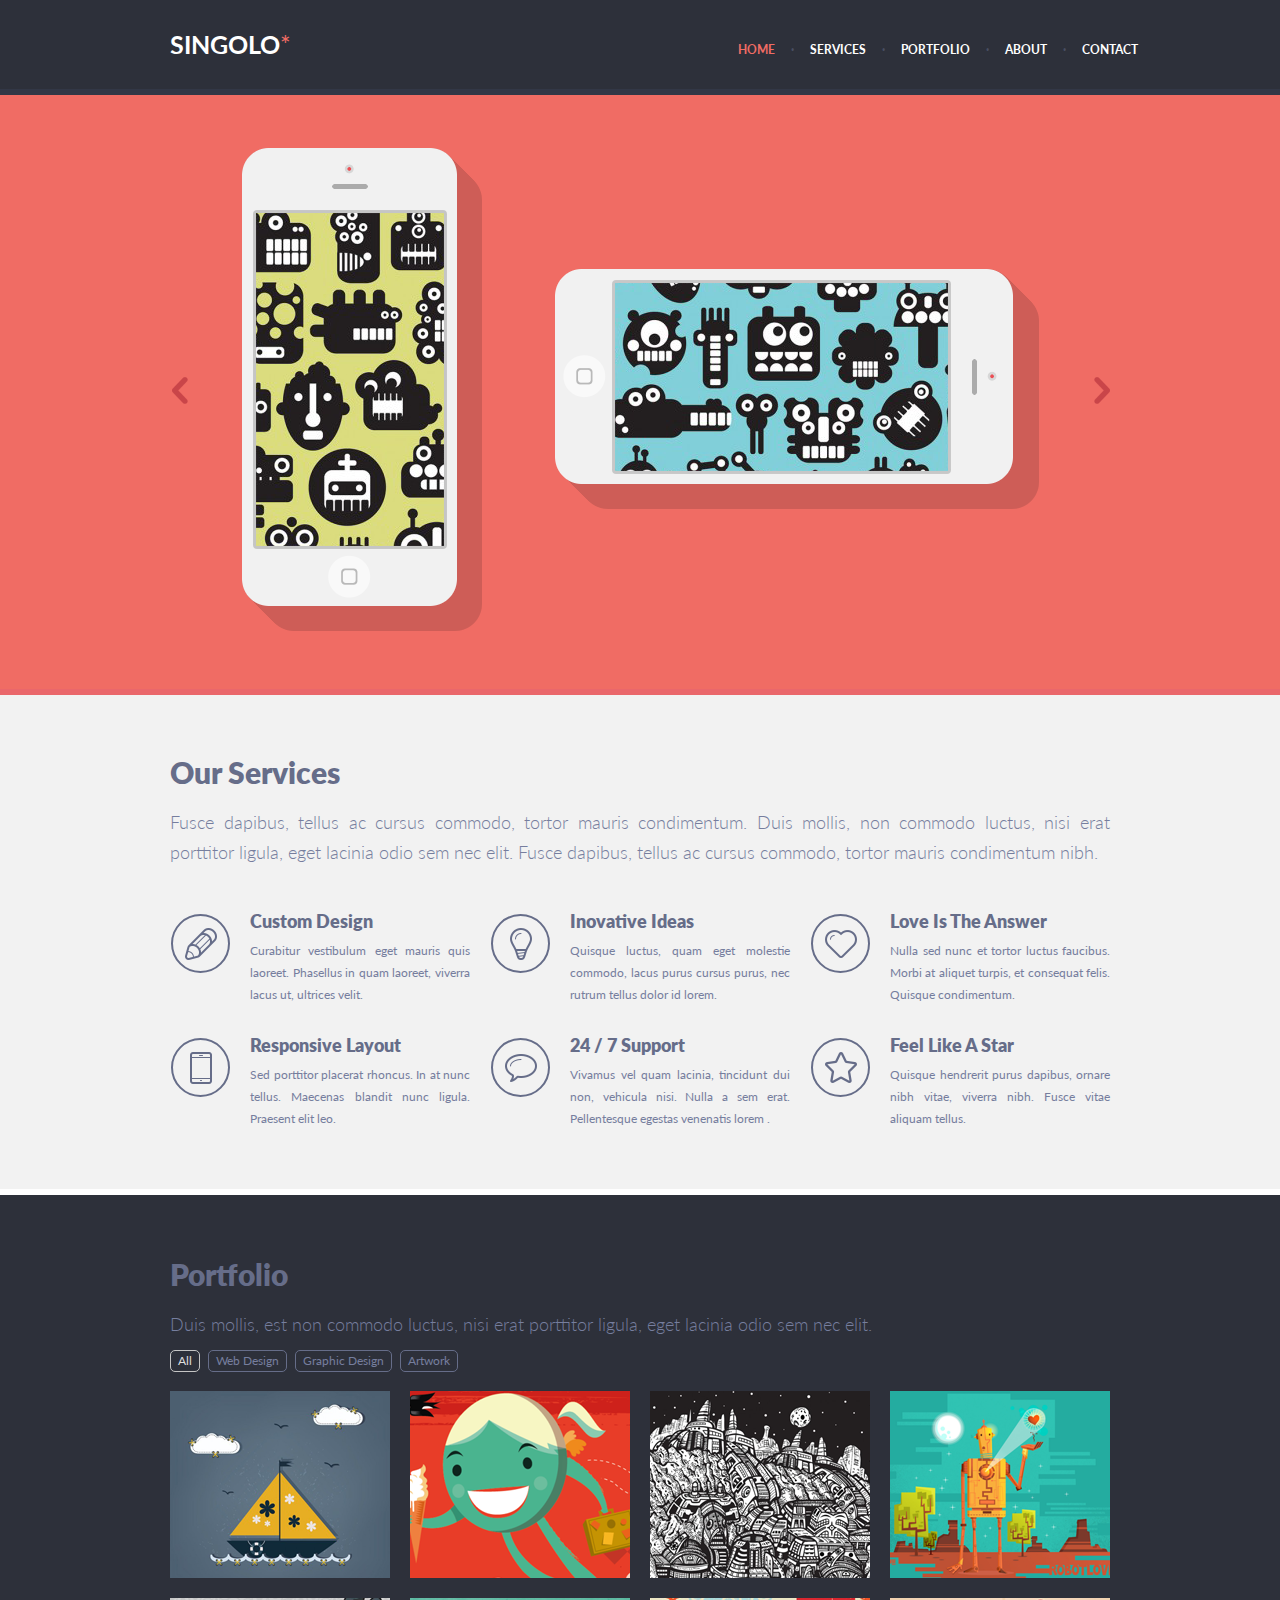
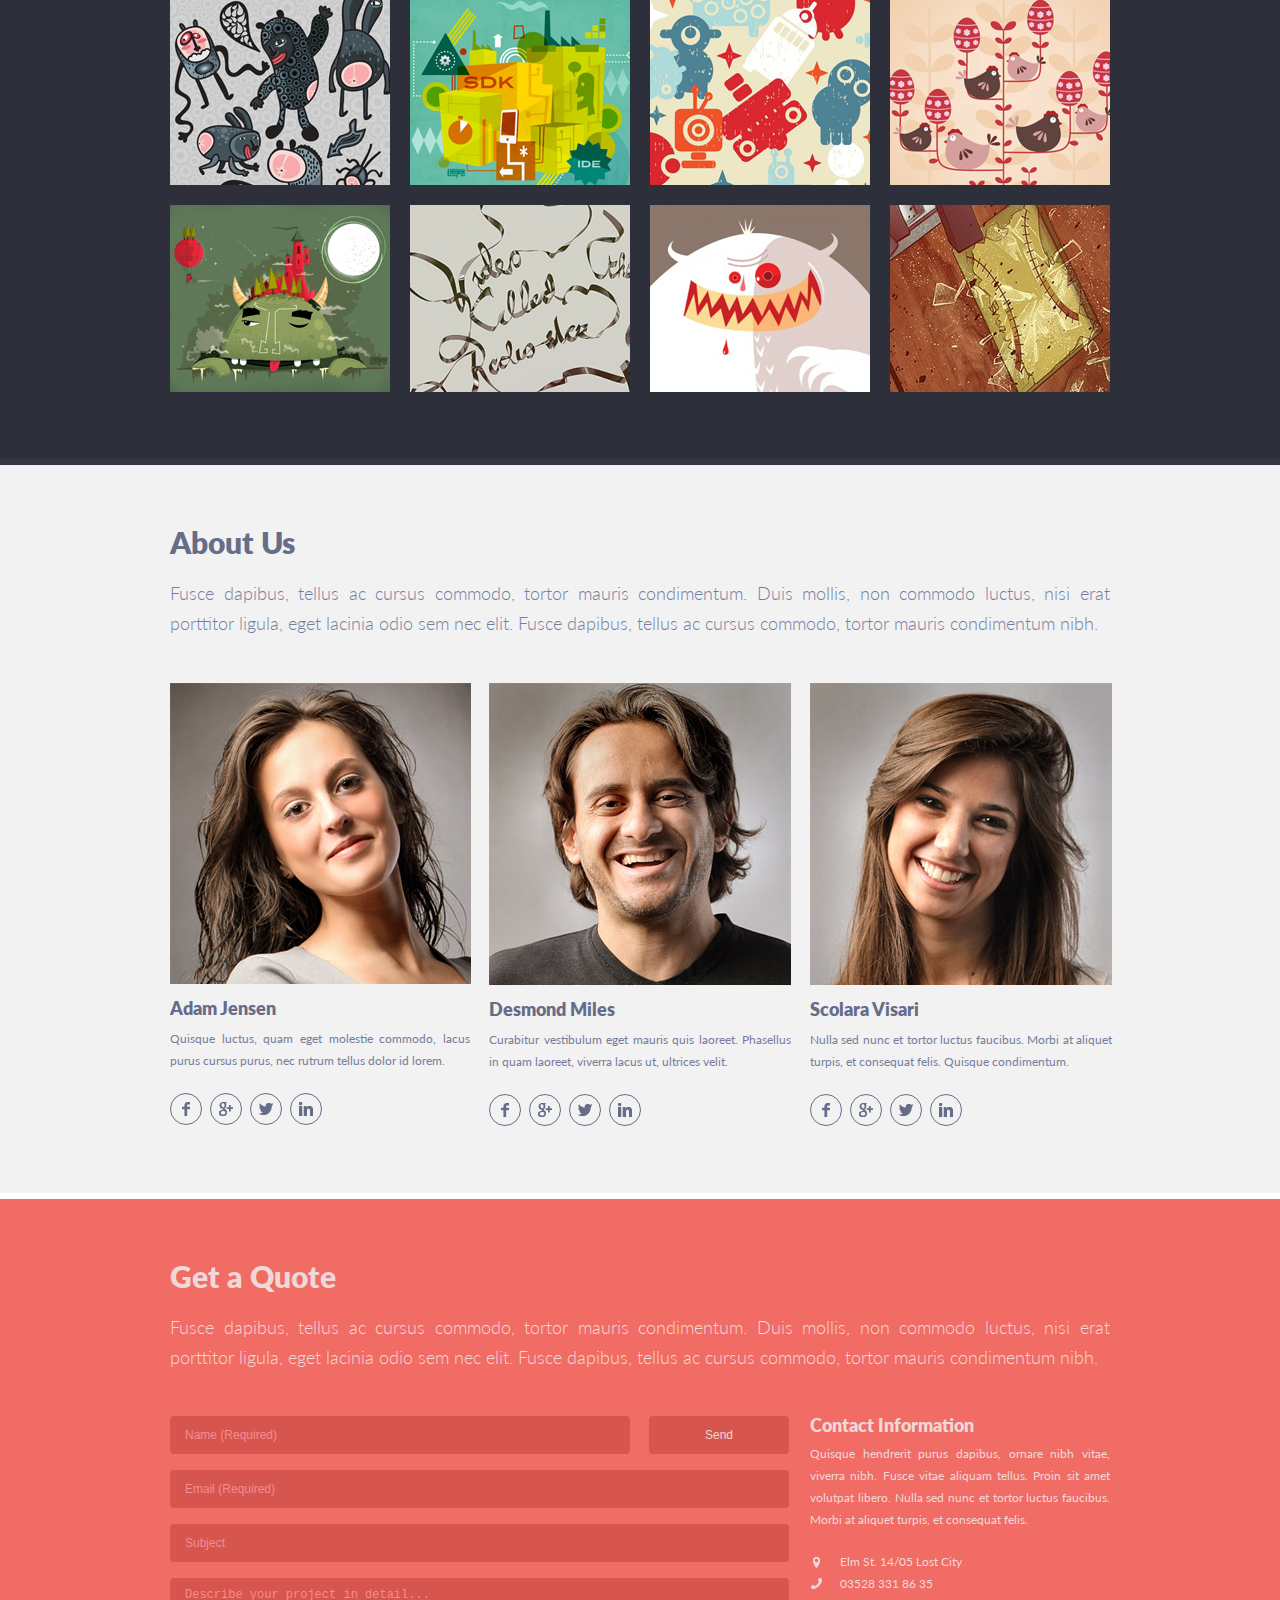
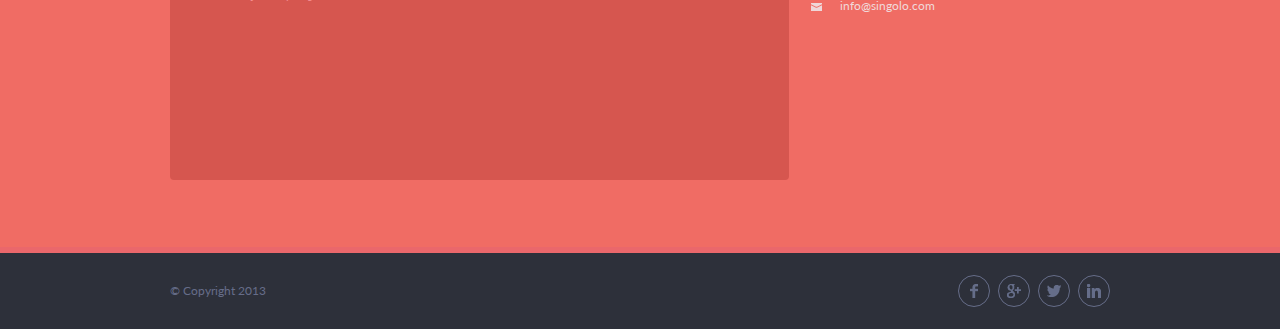
<file: index.html>
<!DOCTYPE html>
<html lang="en">
    <head>
        <meta charset="utf-8">
        <title>SINGOLO</title>
        <link rel="stylesheet" href="index.css" />
    </head>
    <body>
        <header>
            <div class="wrap">
                <div id="logo">
                    <h1>SINGOLO</h1><sup>*</sup>
                </div>
                <menu>
                    <li><a href="#" class="active">HOME</a></li>
                    <li>·</li>
                    <li><a href="#">SERVICES</a></li>
                    <li>·</li>
                    <li><a href="#">PORTFOLIO</a></li>
                    <li>·</li>
                    <li><a href="#">ABOUT</a></li>
                    <li>·</li>
                    <li><a href="#">CONTACT</a></li>
                </menu>
            </div>
        </header>
        <section id="slider">
            <div class="wrap">
                <div class="left-arrow">
                    <div></div>
                </div>
                <div class="slides">
                    <div class="slide">
                        <div class="phone-vertical"></div>
                        <div class="phone-horizontal"></div>
                    </div>
                </div>
                <div class="right-arrow">
                    <div></div>
                </div>
            </div>
        </section>
        <section id="our-services">
            <div class="wrap">
                <h3>Our Services</h3>
                <p>
                    Fusce dapibus, tellus ac cursus commodo, tortor mauris condimentum. Duis mollis, non commodo luctus,
                    nisi erat porttitor ligula, eget lacinia odio sem nec elit. Fusce dapibus, tellus ac cursus commodo,
                    tortor mauris condimentum nibh.
                </p>
                <div class="grid">
                    <div class="grid-icon"><div></div></div>
                    <div>
                        <strong>Custom Design</strong>
                        <small>
                            Curabitur vestibulum eget mauris quis laoreet. Phasellus in quam laoreet, viverra lacus ut,
                            ultrices velit.
                        </small>
                    </div>
                    <div class="grid-icon"><div></div></div>
                    <div>
                        <strong>Inovative Ideas</strong>
                        <small>
                            Quisque luctus, quam eget molestie commodo, lacus purus cursus purus, nec rutrum tellus
                            dolor id lorem.
                        </small>
                    </div>
                    <div class="grid-icon"><div></div></div>
                    <div>
                        <strong>Love Is The Answer</strong>
                        <small>
                            Nulla sed nunc et tortor luctus faucibus. Morbi at aliquet turpis, et consequat felis.
                            Quisque condimentum.
                        </small>
                    </div>
                    <div class="grid-icon"><div></div></div>
                    <div>
                        <strong>Responsive Layout</strong>
                        <small>
                            Sed porttitor placerat rhoncus. In at nunc tellus. Maecenas blandit nunc ligula. Praesent
                            elit leo.
                        </small>
                    </div>
                    <div class="grid-icon"><div></div></div>
                    <div>
                        <strong>24 / 7 Support</strong>
                        <small>
                            Vivamus vel quam lacinia, tincidunt dui non, vehicula nisi. Nulla a sem erat. Pellentesque
                            egestas venenatis lorem .
                        </small>
                    </div>
                    <div class="grid-icon"><div></div></div>
                    <div>
                        <strong>Feel Like A Star</strong>
                        <small>
                            Quisque hendrerit purus dapibus, ornare nibh vitae, viverra nibh. Fusce vitae aliquam
                            tellus.
                        </small>
                    </div>
                </div>
            </div>
        </section>
        <section id="portfolio">
            <div class="wrap">
                <h3>Portfolio</h3>
                <p>Duis mollis, est non commodo luctus, nisi erat porttitor ligula, eget lacinia odio sem nec elit.</p>
                <menu class="portfolio-menu">
                    <li class="active"><a href="#">All</a></li>
                    <li><a href="#">Web Design</a></li>
                    <li><a href="#">Graphic Design</a></li>
                    <li><a href="#">Artwork</a></li>
                </menu>
                <div class="clear"></div>
                <div class="portfolio-table">
                    <div><img src="assets/portfolio-1.png" alt=""></div>
                    <div><img src="assets/portfolio-2.png" alt=""></div>
                    <div><img src="assets/portfolio-3.png" alt=""></div>
                    <div><img src="assets/portfolio-4.png" alt=""></div>
                    <div><img src="assets/portfolio-5.png" alt=""></div>
                    <div><img src="assets/portfolio-6.png" alt=""></div>
                    <div><img src="assets/portfolio-7.png" alt=""></div>
                    <div><img src="assets/portfolio-8.png" alt=""></div>
                    <div><img src="assets/portfolio-9.png" alt=""></div>
                    <div><img src="assets/portfolio-10.png" alt=""></div>
                    <div><img src="assets/portfolio-11.png" alt=""></div>
                    <div><img src="assets/portfolio-12.png" alt=""></div>
                </div>
            </div>
        </section>
        <section id="about">
            <div class="wrap">
                <h3>About Us</h3>
                <p>
                    Fusce dapibus, tellus ac cursus commodo, tortor mauris condimentum. Duis mollis, non commodo luctus, nisi erat
                    porttitor ligula, eget lacinia odio sem nec elit. Fusce dapibus, tellus ac cursus commodo, tortor mauris condimentum nibh.
                </p>
                <div class="about-table">
                    <div>
                        <img src="assets/about-photo1.png" height="301" width="301" alt="">
                        <strong>Adam Jensen</strong>
                        <small>Quisque luctus, quam eget molestie commodo, lacus purus cursus purus, nec rutrum tellus dolor id lorem.</small>
                        <menu class="social-menu">
                            <li><a href="#"><div></div></a></li>
                            <li><a href="#"><div></div></a></li>
                            <li><a href="#"><div></div></a></li>
                            <li><a href="#"><div></div></a></li>
                        </menu>
                    </div>
                    <div>
                        <img src="assets/about-photo2.png" height="302" width="302" alt="">
                        <strong>Desmond Miles</strong>
                        <small>Curabitur vestibulum eget mauris quis laoreet. Phasellus in quam laoreet, viverra lacus ut, ultrices velit.</small>
                        <menu class="social-menu">
                            <li><a href="#"><div></div></a></li>
                            <li><a href="#"><div></div></a></li>
                            <li><a href="#"><div></div></a></li>
                            <li><a href="#"><div></div></a></li>
                        </menu>
                    </div>
                    <div>
                        <img src="assets/about-photo3.png" height="302" width="302" alt="">
                        <strong>Scolara Visari</strong>
                        <small>Nulla sed nunc et tortor luctus faucibus. Morbi at aliquet turpis, et consequat felis. Quisque condimentum.</small>
                        <menu class="social-menu">
                            <li><a href="#"><div></div></a></li>
                            <li><a href="#"><div></div></a></li>
                            <li><a href="#"><div></div></a></li>
                            <li><a href="#"><div></div></a></li>
                        </menu>
                    </div>
                </div>
                <div class="clear"></div>
            </div>
        </section>
        <section id="feedback">
            <div class="feedback__wrap">
                <h3>Get a Quote</h3>
                <p class="feedback__description">
                    Fusce dapibus, tellus ac cursus commodo, tortor mauris condimentum. Duis mollis, non commodo luctus, nisi erat
                    porttitor ligula, eget lacinia odio sem nec elit. Fusce dapibus, tellus ac cursus commodo, tortor mauris condimentum nibh.
                </p>
                <div class="feedback-contact">
                    <div class="feedback-contact__form">
                        <form>
                            <div>
                                <input type="text" name="name" placeholder="Name (Required)" required />
                                <input type="submit" value="Send" />
                            </div>
                            <input type="email" name="email" placeholder="Email (Required)" required />
                            <input type="text" name="subject" placeholder="Subject" />
                            <textarea name="description" placeholder="Describe your project in detail..."></textarea>
                        </form>
                    </div>
                    <div class="feedback-contact__contact-information">
                        <h5>Contact Information</h5>
                        <p class="contact-information__description">
                            Quisque hendrerit purus dapibus, ornare nibh vitae,
                            viverra nibh. Fusce vitae aliquam tellus. Proin sit amet
                            volutpat libero. Nulla sed nunc et tortor luctus faucibus.
                            Morbi at aliquet turpis, et consequat felis.
                        </p>
                        <ul>
                            <li>
                                <i class="icon icon_point"></i>
                                <a href="#">Elm St. 14/05 Lost City</a>
                            </li>
                            <li>
                                <i class="icon icon_phone"></i>
                                <a href="tel:035283318635">03528 331 86 35</a>
                            </li>
                            <li>
                                <i class="icon icon_email"></i>
                                <a href="mailto:info@singolo.com">info@singolo.com</a>
                            </li>
                        </ul>
                    </div>
                    <div class="clear"></div>
                </div>
            </div>
        </section>
        <footer>
            <div class="wrap">
                <span>© Copyright 2013</span>
                <menu class="social-menu">
                    <li><a href="#"><div></div></a></li>
                    <li><a href="#"><div></div></a></li>
                    <li><a href="#"><div></div></a></li>
                    <li><a href="#"><div></div></a></li>
                </menu>
            </div>
        </footer>
    </body>
</html>
</file>
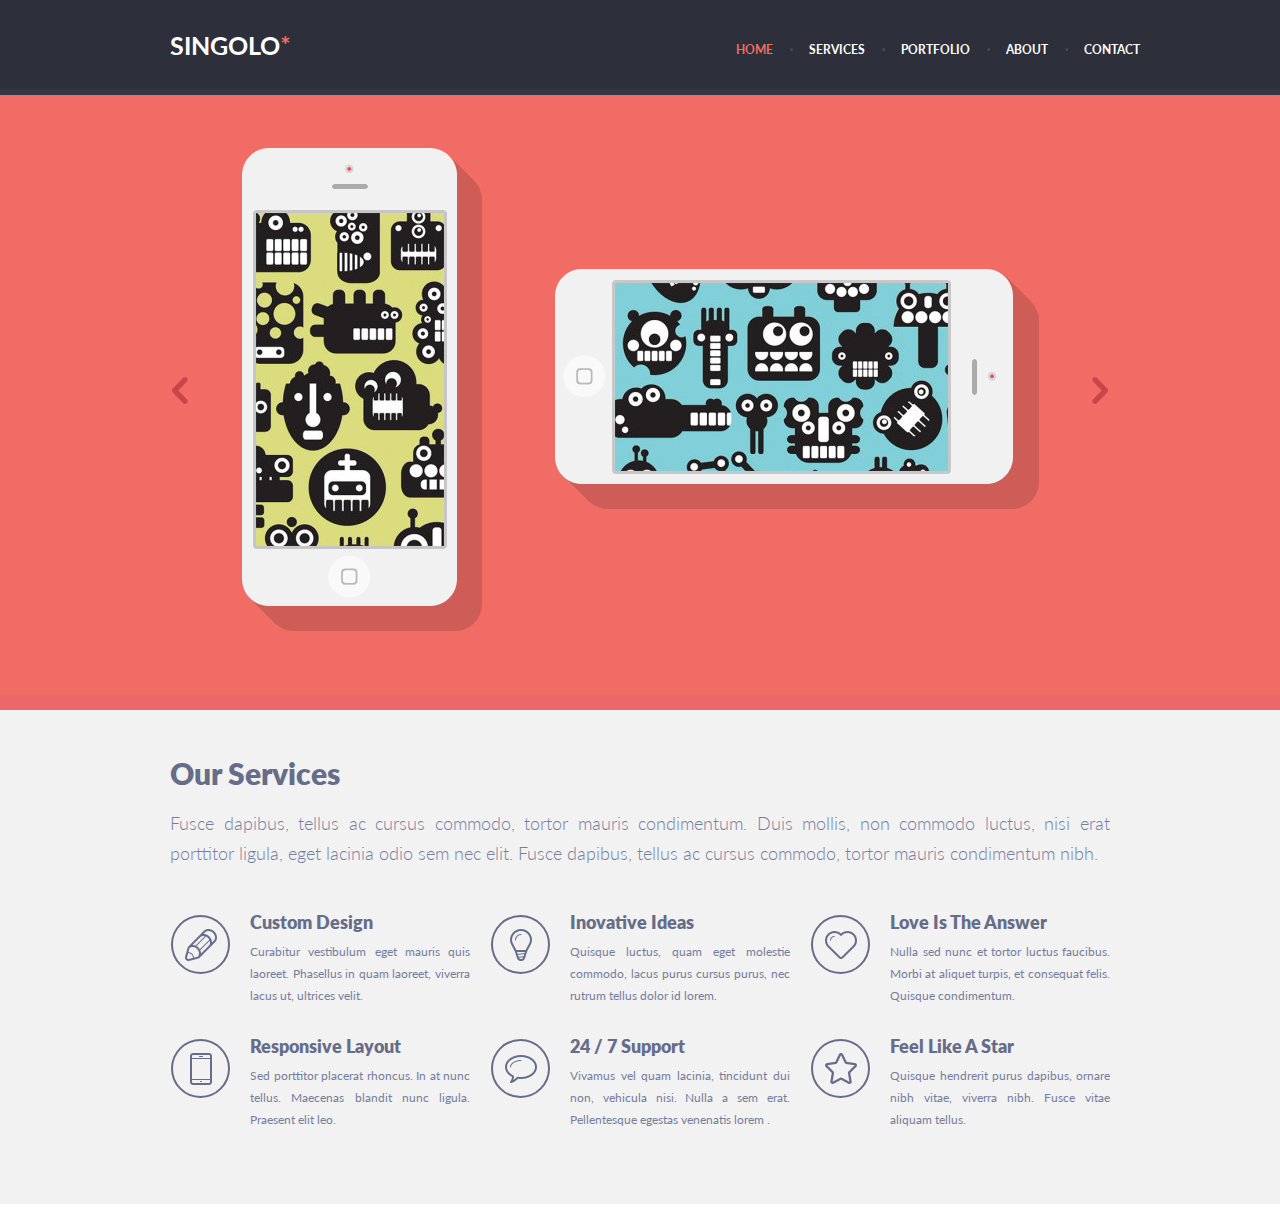
<file: singolo1.html>
<!DOCTYPE html>
<html lang="en">
    <head>
        <meta charset="utf-8">
        <title>SINGOLO</title>
        <link rel="stylesheet" href="singolo1.css" />
    </head>
    <body>
        <header>
            <div class="wrap">
                <div id="logo">
                    <span>SINGOLO</span><sup>*</sup>
                </div>
                <menu>
                    <li><a href="#" class="active">HOME</a></li>
                    <li>·</li>
                    <li><a href="#">SERVICES</a></li>
                    <li>·</li>
                    <li><a href="#">PORTFOLIO</a></li>
                    <li>·</li>
                    <li><a href="#">ABOUT</a></li>
                    <li>·</li>
                    <li><a href="#">CONTACT</a></li>
                </menu>
            </div>
        </header>
        <section id="slider">
            <div class="wrap">
                <div class="left-arrow">
                    <div></div>
                </div>
                <div class="slides">
                    <div class="slide">
                        <div class="phone-vertical"></div>
                        <div class="phone-horizontal"></div>
                    </div>
                </div>
                <div class="right-arrow">
                    <div></div>
                </div>
            </div>
        </section>
        <footer>
            <div class="wrap">
                <h1>Our Services</h1>
                <p>
                    Fusce dapibus, tellus ac cursus commodo, tortor mauris condimentum. Duis mollis, non commodo luctus,
                    nisi erat porttitor ligula, eget lacinia odio sem nec elit. Fusce dapibus, tellus ac cursus commodo,
                    tortor mauris condimentum nibh.
                </p>
                <div class="grid">
                    <div class="icon"><div></div></div>
                    <div>
                        <strong>Custom Design</strong>
                        <small>
                            Curabitur vestibulum eget mauris quis laoreet. Phasellus in quam laoreet, viverra lacus ut,
                            ultrices velit.
                        </small>
                    </div>
                    <div class="icon"><div></div></div>
                    <div>
                        <strong>Inovative Ideas</strong>
                        <small>
                            Quisque luctus, quam eget molestie commodo, lacus purus cursus purus, nec rutrum tellus
                            dolor id lorem.
                        </small>
                    </div>
                    <div class="icon"><div></div></div>
                    <div>
                        <strong>Love Is The Answer</strong>
                        <small>
                            Nulla sed nunc et tortor luctus faucibus. Morbi at aliquet turpis, et consequat felis.
                            Quisque condimentum.
                        </small>
                    </div>
                    <div class="icon"><div></div></div>
                    <div>
                        <strong>Responsive Layout</strong>
                        <small>
                            Sed porttitor placerat rhoncus. In at nunc tellus. Maecenas blandit nunc ligula. Praesent
                            elit leo.
                        </small>
                    </div>
                    <div class="icon"><div></div></div>
                    <div>
                        <strong>24 / 7 Support</strong>
                        <small>
                            Vivamus vel quam lacinia, tincidunt dui non, vehicula nisi. Nulla a sem erat. Pellentesque
                            egestas venenatis lorem .
                        </small>
                    </div>
                    <div class="icon"><div></div></div>
                    <div>
                        <strong>Feel Like A Star</strong>
                        <small>
                            Quisque hendrerit purus dapibus, ornare nibh vitae, viverra nibh. Fusce vitae aliquam
                            tellus.
                        </small>
                    </div>
                </div>
            </div>
        </footer>
    </body>
</html>
</file>
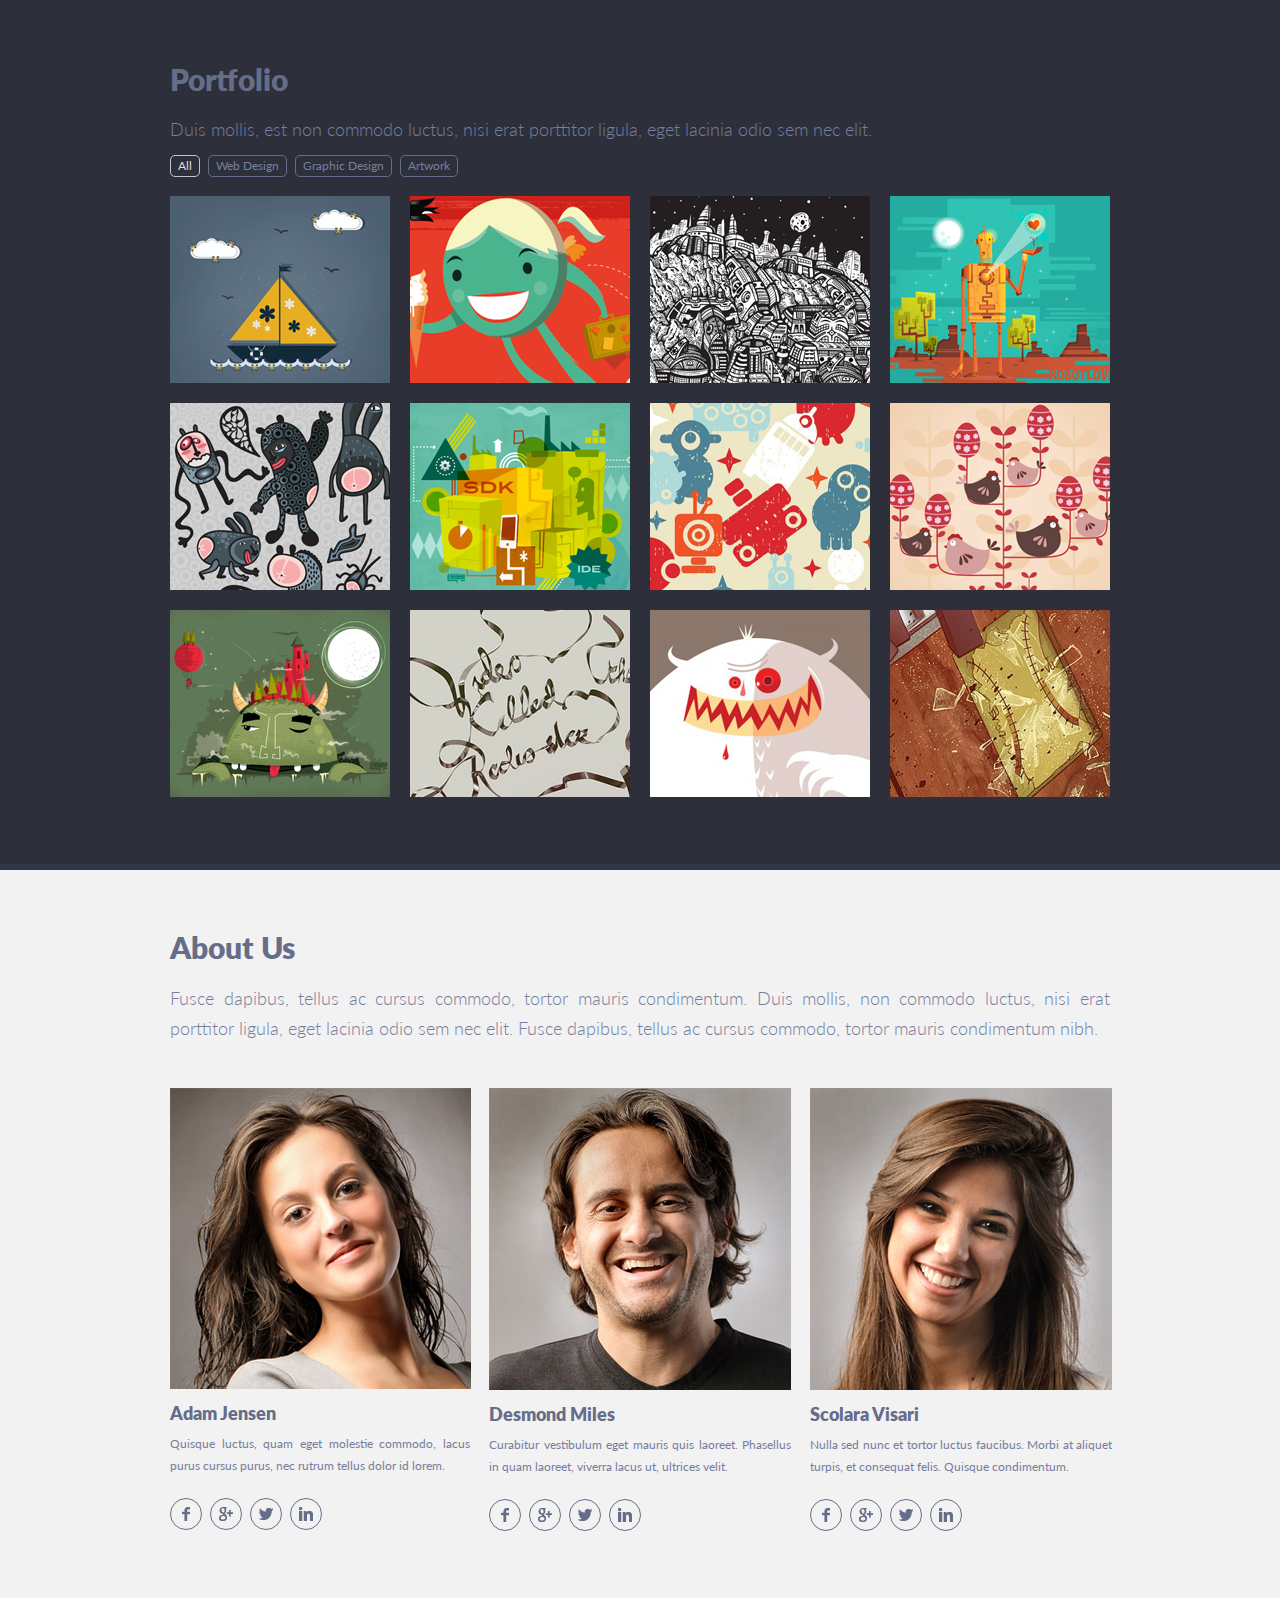
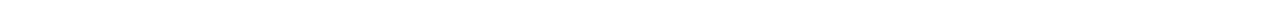
<file: singolo2.html>
<!DOCTYPE html>
<html lang="en">
<head>
    <meta charset="utf-8">
    <title>SINGOLO part 2</title>
    <link rel="stylesheet" href="singolo2.css" />
</head>
<body>
    <section id="portfolio">
        <div class="wrap">
            <h3>Portfolio</h3>
            <p>Duis mollis, est non commodo luctus, nisi erat porttitor ligula, eget lacinia odio sem nec elit.</p>
            <menu class="portfolio-menu">
                <li class="active"><a href="#">All</a></li>
                <li><a href="#">Web Design</a></li>
                <li><a href="#">Graphic Design</a></li>
                <li><a href="#">Artwork</a></li>
            </menu>
            <div class="clear"></div>
            <div class="portfolio-table">
                <div><img src="assets/portfolio-1.png" alt=""></div>
                <div><img src="assets/portfolio-2.png" alt=""></div>
                <div><img src="assets/portfolio-3.png" alt=""></div>
                <div><img src="assets/portfolio-4.png" alt=""></div>
                <div><img src="assets/portfolio-5.png" alt=""></div>
                <div><img src="assets/portfolio-6.png" alt=""></div>
                <div><img src="assets/portfolio-7.png" alt=""></div>
                <div><img src="assets/portfolio-8.png" alt=""></div>
                <div><img src="assets/portfolio-9.png" alt=""></div>
                <div><img src="assets/portfolio-10.png" alt=""></div>
                <div><img src="assets/portfolio-11.png" alt=""></div>
                <div><img src="assets/portfolio-12.png" alt=""></div>
            </div>
        </div>
    </section>
    <section id="about">
        <div class="wrap">
            <h3>About Us</h3>
            <p>
                Fusce dapibus, tellus ac cursus commodo, tortor mauris condimentum. Duis mollis, non commodo luctus, nisi erat
                porttitor ligula, eget lacinia odio sem nec elit. Fusce dapibus, tellus ac cursus commodo, tortor mauris condimentum nibh.
            </p>
            <div class="about-table">
                <div>
                    <img src="assets/about-photo1.png" height="301" width="301" alt="">
                    <strong>Adam Jensen</strong>
                    <small>Quisque luctus, quam eget molestie commodo, lacus purus cursus purus, nec rutrum tellus dolor id lorem.</small>
                    <menu class="social-menu">
                        <li><a href="#"><div></div></a></li>
                        <li><a href="#"><div></div></a></li>
                        <li><a href="#"><div></div></a></li>
                        <li><a href="#"><div></div></a></li>
                    </menu>
                </div>
                <div>
                    <img src="assets/about-photo2.png" height="302" width="302" alt="">
                    <strong>Desmond Miles</strong>
                    <small>Curabitur vestibulum eget mauris quis laoreet. Phasellus in quam laoreet, viverra lacus ut, ultrices velit.</small>
                    <menu class="social-menu">
                        <li><a href="#"><div></div></a></li>
                        <li><a href="#"><div></div></a></li>
                        <li><a href="#"><div></div></a></li>
                        <li><a href="#"><div></div></a></li>
                    </menu>
                </div>
                <div>
                    <img src="assets/about-photo3.png" height="302" width="302" alt="">
                    <strong>Scolara Visari</strong>
                    <small>Nulla sed nunc et tortor luctus faucibus. Morbi at aliquet turpis, et consequat felis. Quisque condimentum.</small>
                    <menu class="social-menu">
                        <li><a href="#"><div></div></a></li>
                        <li><a href="#"><div></div></a></li>
                        <li><a href="#"><div></div></a></li>
                        <li><a href="#"><div></div></a></li>
                    </menu>
                </div>
            </div>
            <div class="clear"></div>
        </div>
    </section>
</body>
</html>
</file>
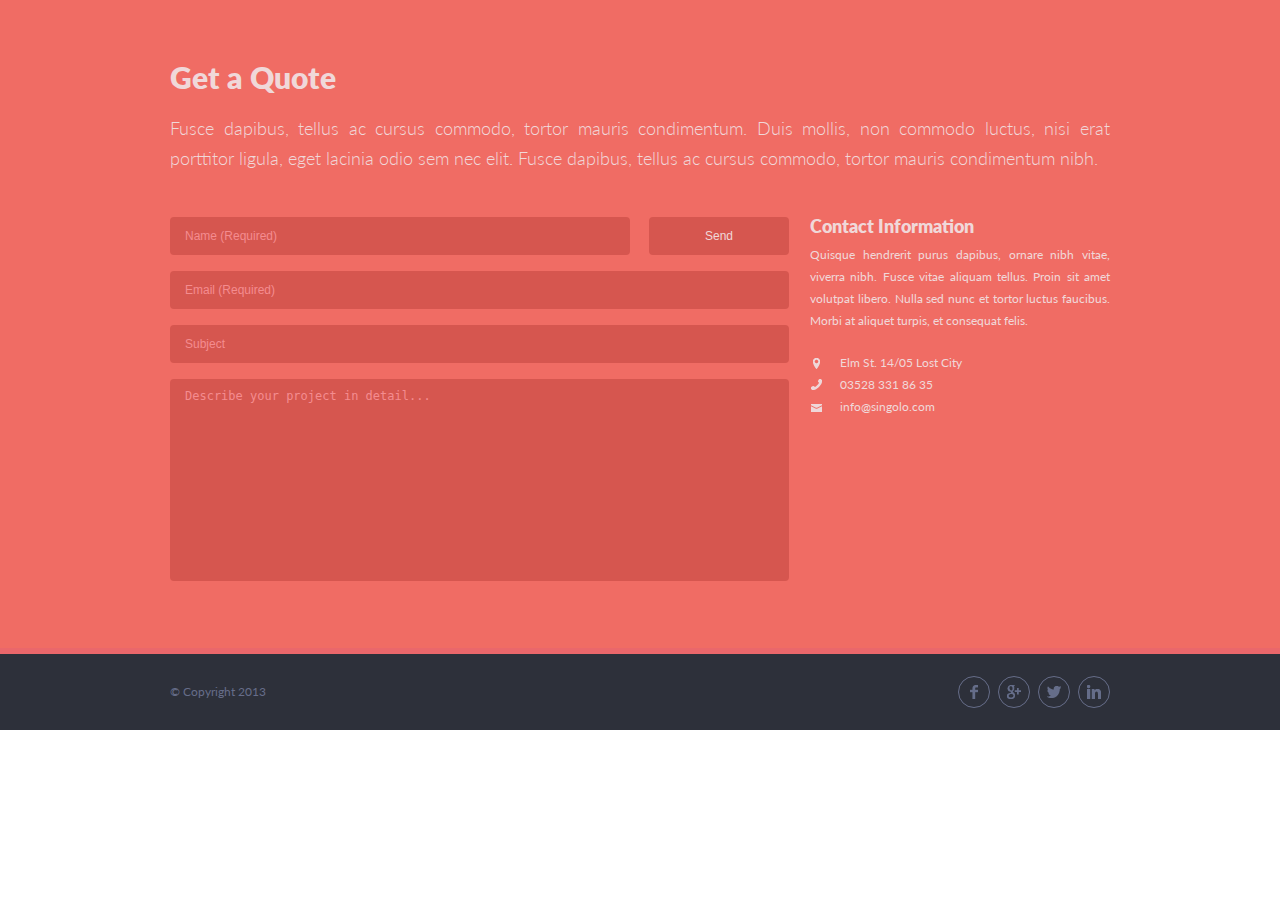
<file: singolo3.html>
<!DOCTYPE html>
<html lang="en">
    <head>
        <meta charset="utf-8">
        <title>SINGOLO part 3</title>
        <link rel="stylesheet" href="singolo3.css" />
    </head>
    <body>
        <section id="feedback">
            <div class="feedback__wrap">
                <h3>Get a Quote</h3>
                <p class="feedback__description">
                    Fusce dapibus, tellus ac cursus commodo, tortor mauris condimentum. Duis mollis, non commodo luctus, nisi erat
                    porttitor ligula, eget lacinia odio sem nec elit. Fusce dapibus, tellus ac cursus commodo, tortor mauris condimentum nibh.
                </p>
                <div class="feedback-contact">
                    <div class="feedback-contact__form">
                        <form>
                            <div>
                                <input type="text" name="name" placeholder="Name (Required)" required />
                                <input type="submit" value="Send" />
                            </div>
                            <input type="email" name="email" placeholder="Email (Required)" required />
                            <input type="text" name="subject" placeholder="Subject" />
                            <textarea name="description" placeholder="Describe your project in detail..."></textarea>
                        </form>
                    </div>
                    <div class="feedback-contact__contact-information">
                        <h5>Contact Information</h5>
                        <p class="contact-information__description">
                            Quisque hendrerit purus dapibus, ornare nibh vitae,
                            viverra nibh. Fusce vitae aliquam tellus. Proin sit amet
                            volutpat libero. Nulla sed nunc et tortor luctus faucibus.
                            Morbi at aliquet turpis, et consequat felis.
                        </p>
                        <ul>
                            <li>
                                <i class="icon icon_point"></i>
                                <a href="#">Elm St. 14/05 Lost City</a>
                            </li>
                            <li>
                                <i class="icon icon_phone"></i>
                                <a href="tel:035283318635">03528 331 86 35</a>
                            </li>
                            <li>
                                <i class="icon icon_email"></i>
                                <a href="mailto:info@singolo.com">info@singolo.com</a>
                            </li>
                        </ul>
                    </div>
                    <div class="clear"></div>
                </div>
            </div>
        </section>
        <footer>
            <div class="wrap">
                <span>© Copyright 2013</span>
                <menu class="social-menu">
                    <li><a href="#"><div></div></a></li>
                    <li><a href="#"><div></div></a></li>
                    <li><a href="#"><div></div></a></li>
                    <li><a href="#"><div></div></a></li>
                </menu>
            </div>
        </footer>
    </body>
</html>
</file>
<file: index.css>
/* css reset */
html, body, div, span, applet, object, iframe,
h1, h2, h3, h4, h5, h6, p, blockquote, pre,
a, abbr, acronym, address, big, cite, code,
del, dfn, em, img, ins, kbd, q, s, samp,
small, strike, strong, sub, sup, tt, var,
b, u, i, center,
dl, dt, dd, ol, ul, li,
fieldset, form, label, legend,
table, caption, tbody, tfoot, thead, tr, th, td,
article, aside, canvas, details, embed,
figure, figcaption, footer, header, hgroup,
menu, nav, output, ruby, section, summary,
time, mark, audio, video {
    margin: 0;
    padding: 0;
    border: 0;
    font-size: 100%;
    vertical-align: baseline;
}
article, aside, details, figcaption, figure,
footer, header, hgroup, menu, nav, section {
    display: block;
}
body {
    line-height: 1;
}
ol, ul, menu {
    list-style: none;
}
blockquote, q {
    quotes: none;
}
blockquote:before, blockquote:after,
q:before, q:after {
    content: none;
}
table {
    border-collapse: collapse;
    border-spacing: 0;
}

/* css */
@font-face {
    font-family: 'Lato';
    font-style: normal;
    font-weight: 300;
    src: url('assets/Lato-Light.ttf') format('truetype');
}
@font-face {
    font-family: 'Lato';
    font-style: normal;
    font-weight: 400;
    font-display: swap;
    src: local('Lato Regular'), local('Lato-Regular'), url('assets/Lato-Regular.ttf') format('truetype');
}
@font-face {
    font-family: 'Lato';
    font-style: normal;
    font-weight: 700;
    font-display: swap;
    src: local('Lato Bold'), local('Lato-Bold'), url('assets/Lato-Bold.ttf') format('truetype');
}
@font-face {
    font-family: 'Lato';
    font-style: normal;
    font-weight: 900;
    font-display: swap;
    src: local('Lato Black'), local('Lato-Black'), url('assets/Lato-Black.ttf') format('truetype');
}

.clear { clear: both; }

.social-menu {
    margin-top: 21px;
}
    .social-menu li {
        float: left;
        margin-right: 8px;
    }
        .social-menu li a {
            display: flex;
            border-radius: 16px;
            border: 1px solid #666d89;
            height: 30px;
            width: 30px;
        }
        .social-menu li div {
            margin: auto;
            background-image: url('assets/social-sprite.png');
            background-repeat: no-repeat;
        }
        .social-menu li:nth-child(1) div {
            background-position: 0 0;
            width: 8px;
            height: 14px;
        }
        .social-menu li:nth-child(2) div {
            background-position: -9px 0;
            width: 14px;
            height: 14px;
        }
        .social-menu li:nth-child(3) div {
            background-position: -24px 0;
            width: 14px;
            height: 14px;
        }
        .social-menu li:nth-child(4) div {
            background-position: -39px 0;
            width: 14px;
            height: 14px;
        }

.icon {
    width: 11px;
    height: 11px;
    background-image: url('assets/contact-sprite.png');
    background-repeat: no-repeat;
    display: inline-block;
    position: relative;
}
    .icon_email {
        background-position: 0 -24px;
        top: 4px;
        left: 1px;
    }
    .icon_phone {
        background-position: 0 0;
        top: 1px;
        left: 1px;
    }
    .icon_point {
        background-position: 0 -12px;
        top: 2px;
        left: 1px;
    }

body {
    font-family: 'Lato', serif;
}

h1 {
    display: inline-block;
    font-weight: 700;
}

header {
    background-color: #2d303a;
    border-bottom: 6px solid #323746;
    color: #fff;
}
    header > div.wrap{
        margin: 0 auto;
        width: 1020px;
        height: 89px;
    }
        #logo {
            float: left;
            font-size: 25px;
            margin: 32px 0 0 40px;
        }
            #logo sup {
                color: #f06c64;
            }
        header menu {
            float: right;
            font-size: 12px;
            margin: 44px 12px 0 0;
            font-weight: 700;
        }
            header menu li {
                float: left;
            }
            header  menu li:nth-child(even) {
                width: 35px;
                text-align: center;
                color: #494e62;
            }
                header menu li a {
                    color: #fff;
                    text-decoration: none;
                }
                header menu li a.active, header menu li a:hover {
                    color: #f06c64;
                }

#slider {
    background-color: #f06c64;
    border-bottom: 6px solid #ea676b;
}
    #slider > div.wrap {
        width: 1020px;
        height: 594px;
        margin: 0 auto;
    }
        #slider .left-arrow {
            height: 590px;
            width: 16px;
            display: flex;
            float: left;
            margin-left: 42px;
        }
            #slider .left-arrow div {
                width: 100%;
                height: 27px;
                cursor: pointer;
                margin: auto;
                background: url('assets/arrows.png');
            }
        #slider .right-arrow {
            width: 16px;
            height: 590px;
            display: flex;
            float: right;
            margin-right: 40px;
        }
            #slider .right-arrow div {
                width: 100%;
                height: 27px;
                cursor: pointer;
                margin: auto;
                background: url('assets/arrows.png') no-repeat -19px 0;
            }
        .slides {
            width: 904px;
            height: 588px;
            float: left;
        }
            .slides .slide {
                height: 100%;
                width: 100%;
            }
                .slide .phone-vertical {
                    background: url('assets/phone1.png') no-repeat right center;
                    float: left;
                    height: 100%;
                    width: 294px;
                }
                .slide .phone-horizontal {
                    background: url('assets/phone2.png') no-repeat left center;
                    float: right;
                    height: 100%;
                    width: 537px;
                }

#our-services {
    background-color: #f2f2f2;
    border-bottom: 6px solid #ffffff;
}
    #our-services > .wrap {
        margin: 0 auto;
        width: 1020px;
        height: 494px;
        overflow: hidden;
    }
        h3 {
            font-size: 30px;
            font-weight: 900;
            color: #666d89;
            margin: 62px 0 20px 40px;
        }
        #our-services p {
            margin: 0 40px;
            font-size: 18px;
            line-height: 30px;
            color: #767e9e;
            font-weight: 300;
            text-align: justify;
        }
        #our-services .grid {
            margin: 45px 40px 0;
            display: grid;
            grid-template-columns: 60px 220px 60px 220px 60px 220px;
            grid-template-rows: 90px 90px;
            grid-template-areas: "div div div div div div"
                                 "div div div div div div";
            row-gap: 34px;
            column-gap: 20px;
        }
            #our-services .grid-icon {
                width: 55px;
                height: 55px;
                border-radius: 35px;
                border: 2px solid #666d89;
                display: flex;
                margin: 2px 0 0 1px;
            }
                #our-services .grid-icon div {
                    background-image: url('assets/table-icons-sprite.png');
                    background-repeat: no-repeat;
                    margin: auto;
                    overflow: hidden;
                }
                #our-services .grid div:nth-child(1) div {
                    height: 32px;
                    width: 32px;
                }
                #our-services .grid div:nth-child(3) div {
                    background-position: -35px 0;
                    width: 22px;
                    height: 32px;
                }
                #our-services .grid div:nth-child(5) div {
                    background-position: -60px 0;
                    width: 32px;
                    height: 28px;
                }
                #our-services .grid div:nth-child(7) div {
                    background-position: -94px 0;
                    width: 22px;
                    height: 32px;
                }
                #our-services .grid div:nth-child(9) div {
                    background-position: -120px 0;
                    width: 32px;
                    height: 28px;
                }
                #our-services .grid div:nth-child(11) div {
                    background-position: -155px 0;
                    width: 32px;
                    height: 31px;
                }
                #our-services .grid strong {
                    font-weight: 900;
                    font-size: 18px;
                    color: #666d89;
                    display: block;
                    margin-bottom: 10px;
                }
                #our-services .grid small {
                    font-weight: 400;
                    font-size: 12px;
                    line-height: 22px;
                    color: #767e9e;
                    display: block;
                    text-align: justify;
                }

#portfolio {
    background: #2d303a;
    width: 100%;
    border-bottom: 6px solid #323746;
}
    #portfolio .wrap {
        margin: 0 auto;
        width: 1020px;
        overflow: hidden;
    }
        #portfolio h3 {
            font-size: 30px;
            color: #666d89;
            font-weight: 900;
            margin: 64px 40px 0;
        }
        #portfolio p {
            display: block;
            font-size: 18px;
            color: #767e9e;
            font-weight: 300;
            margin: 26px 40px 0;
        }
        .portfolio-menu {
            margin: 17px 40px 0;
        }
            .portfolio-menu li {
                float: left;
                margin-right: 8px;
                height: 20px;
                cursor: pointer;
                border-radius: 5px;
                border: 1px solid #666d89;
                padding: 0 7px;
            }
                .portfolio-menu a {
                    font-size: 12px;
                    color: #767e9e;
                    font-weight: 400;
                    text-decoration: none;
                }
            .portfolio-menu li.active, .portfolio-menu li:hover {
                border: 1px solid #c5c5c5;
            }
                .portfolio-menu li.active a, .portfolio-menu li:hover a {
                    color: #dedede;
                }
        .portfolio-table {
            margin: 19px 40px 67px;
            display: grid;
            grid-template-columns: 220px;
            grid-template-rows: 189px;
            grid-template-areas: "div div div div"
                                 "div div div div";
            row-gap: 18px;
            column-gap: 20px;
            width: 940px;
            height: 601px;
            overflow: hidden;
        }

#about {
    background: #f2f2f2;
    width: 100%;
    border-bottom: 6px solid #fff;
}
    #about .wrap {
        margin: 0 auto;
        width: 1020px;
        overflow: hidden;
        padding-bottom: 67px;
    }
        #about h3 {
            font-size: 30px;
            color: #666d89;
            font-weight: 900;
            margin: 62px 40px 0;
        }
        #about p {
            margin: 21px 40px 0;
            width: 940px;
            height: 57px;
            font-size: 18px;
            line-height: 30px;
            color: #767e9e;
            font-weight: 300;
            text-align: justify;
        }
        .about-table {
            margin: 48px 40px 0;
            display: grid;
            grid-template-columns: 300px;
            grid-template-rows: 443px;
            grid-template-areas: "div div div";
            row-gap: 0;
            column-gap: 19px;
        }
            .about-table div {}
                .about-table img {}
                .about-table strong {
                    font-size: 18px;
                    color: #666d89;
                    font-weight: 900;
                    display: block;
                    margin-top: 13px;
                }
                .about-table small {
                    font-size: 12px;
                    line-height: 22px;
                    color: #767e9e;
                    font-weight: 400;
                    text-align: justify;
                    display: block;
                    margin-top: 11px;
                }

#feedback {
    width: 100%;
    background: #f06c64;
    border-bottom: 6px solid #ea676b;
}
    .feedback__wrap {
        margin: 0 auto;
        width: 1020px;
        overflow: hidden;
    }
        .feedback__wrap h3 {
            margin: 62px 40px 0;
            font-size: 30px;
            color: #f0d8d9;
            font-weight: 900;
        }
        .feedback__description {
            margin: 21px 40px 0;
            display: block;
            font-size: 18px;
            color: #f0d8d9;
            font-weight: 300;
            text-align: justify;
            line-height: 30px;
        }
        .feedback-contact {
            margin: 44px 40px 67px;
        }
        .feedback-contact__form {
            float: left;
            width: 619px;
        }
            .feedback-contact__form input,
            .feedback-contact__form textarea {
                display: block;
                width: 100%;
                box-sizing: border-box;
                border-style: none;
                background: #d6564f;
                font-size: 12px;
                font-weight: 400;
                border-radius: 4px;
                padding-left: 15px;
                padding-right: 15px;
                color: #f0d8d9;
                outline: none;
            }
            .feedback-contact__form input::placeholder,
            .feedback-contact__form textarea::placeholder {
                color: #f48c8f;
            }
            .feedback-contact__form input {
                margin-bottom: 16px;
                height: 38px;
            }
            .feedback-contact__form input[name="name"] {
                float: left;
                width: 460px;
            }
            .feedback-contact__form input[type="submit"] {
                float: right;
                width: 140px;
                cursor: pointer;
            }
            .feedback-contact__form input[type="submit"]:hover {
                background: #2d303a;
            }
            .feedback-contact__form textarea {
                padding-top: 10px;
                padding-bottom: 10px;
                height: 202px;
                resize: none;
            }
        .feedback-contact__contact-information {
            float: right;
            width: 300px;
        }
            .feedback-contact__contact-information h5 {
                font-size: 18px;
                color: #f0d8d9;
                font-weight: 900;
            }
            .contact-information__description {
                font-size: 12px;
                line-height: 22px;
                color: #f0d8d9;
                font-weight: 400;
                text-align: justify;
                display: block;
                margin-top: 9px;
            }
            .feedback-contact__contact-information ul {
                margin-top: 21px;
            }
                .feedback-contact__contact-information ul li {
                    display: block;
                    margin-bottom: 6px;
                    box-sizing: border-box;
                }
                .feedback-contact__contact-information ul a {
                    font-size: 12px;
                    color: #f0d8d9;
                    font-weight: 400;
                    text-decoration: none;
                    margin-left: 15px;
                }

footer {
    width: 100%;
    background: #2d303a;
}
    footer .wrap {
        margin: 0 auto;
        width: 1020px;
        height: 76px;
        display: flex;
    }
        footer span {
            margin: auto 40px;
            float: left;
            font-size: 12px;
            font-weight: 400;
            color: #666d89;
        }
        footer .social-menu {
            margin: auto 32px auto auto;
            float: right;
        }
</file>
<file: singolo1.css>
/* css reset */
html, body, div, span, applet, object, iframe,
h1, h2, h3, h4, h5, h6, p, blockquote, pre,
a, abbr, acronym, address, big, cite, code,
del, dfn, em, img, ins, kbd, q, s, samp,
small, strike, strong, sub, sup, tt, var,
b, u, i, center,
dl, dt, dd, ol, ul, li,
fieldset, form, label, legend,
table, caption, tbody, tfoot, thead, tr, th, td,
article, aside, canvas, details, embed,
figure, figcaption, footer, header, hgroup,
menu, nav, output, ruby, section, summary,
time, mark, audio, video {
    margin: 0;
    padding: 0;
    border: 0;
    font-size: 100%;
    vertical-align: baseline;
}
article, aside, details, figcaption, figure,
footer, header, hgroup, menu, nav, section {
    display: block;
}
body {
    line-height: 1;
}
ol, ul, menu {
    list-style: none;
}
blockquote, q {
    quotes: none;
}
blockquote:before, blockquote:after,
q:before, q:after {
    content: none;
}
table {
    border-collapse: collapse;
    border-spacing: 0;
}

/* css */
@font-face {
    font-family: 'Lato';
    font-style: normal;
    font-weight: 300;
    src: url('assets/Lato-Light.ttf') format('truetype');
}
@font-face {
    font-family: 'Lato';
    font-style: normal;
    font-weight: 400;
    font-display: swap;
    src: local('Lato Regular'), local('Lato-Regular'), url('assets/Lato-Regular.ttf') format('truetype');
}
@font-face {
    font-family: 'Lato';
    font-style: normal;
    font-weight: 700;
    font-display: swap;
    src: local('Lato Bold'), local('Lato-Bold'), url('assets/Lato-Bold.ttf') format('truetype');
}
@font-face {
    font-family: 'Lato';
    font-style: normal;
    font-weight: 900;
    font-display: swap;
    src: local('Lato Black'), local('Lato-Black'), url('assets/Lato-Black.ttf') format('truetype');
}

body {
    font-family: 'Lato', serif;
    font-weight: 700;
}

header {
    background-color: #2d303a;
    border-bottom: 6px solid #323746;
    color: #fff;
}
    header > div.wrap{
        margin: 0 auto;
        width: 1020px;
        height: 89px;
    }
        #logo {
            float: left;
            font-size: 25px;
            margin: 33px 0 0 40px;
        }
            #logo sup {
                color: #f06c64;
            }
        menu {
            float: right;
            font-size: 12px;
            margin: 44px 10px 0 0;
        }
            menu li {
                float: left;
            }
            menu li:nth-child(even) {
                width: 36px;
                text-align: center;
                color: #494e62;
            }
                menu li a {
                    color: #fff;
                    text-decoration: none;
                }
                menu li a.active, menu li a:hover {
                    color: #f06c64;
                }

#slider {
    background-color: #f06c64;
    border-bottom: 15px solid #ea676b;
}
    #slider > div.wrap {
        width: 1020px;
        height: 600px;
        margin: 0 auto;
    }
        #slider .left-arrow {
            height: 590px;
            width: 16px;
            display: flex;
            float: left;
            margin-left: 42px;
        }
            #slider .left-arrow div {
                width: 100%;
                height: 27px;
                cursor: pointer;
                margin: auto;
                background: url('assets/arrows.png');
            }
        #slider .right-arrow {
            width: 16px;
            height: 590px;
            display: flex;
            float: right;
            margin-right: 42px;
        }
            #slider .right-arrow div {
                width: 100%;
                height: 27px;
                cursor: pointer;
                margin: auto;
                background: url('assets/arrows.png') no-repeat -19px 0;
            }
        .slides {
            width: 904px;
            height: 588px;
            float: left;
        }
            .slides .slide {
                height: 100%;
                width: 100%;
            }
                .slide .phone-vertical {
                    background: url('assets/phone1.png') no-repeat right center;
                    float: left;
                    height: 100%;
                    width: 294px;
                }
                .slide .phone-horizontal {
                    background: url('assets/phone2.png') no-repeat left center;
                    float: right;
                    height: 100%;
                    width: 537px;
                }

footer {
    background-color: #f2f2f2;
    border-bottom: 6px solid #ffffff;
}
    footer > .wrap {
        margin: 0 auto;
        width: 1020px;
        height: 494px;
        overflow: hidden;
    }
        h1 {
            font-size: 30px;
            font-weight: 900;
            color: #666d89;
            margin: 48px 0 20px 40px;
        }
        footer p {
            margin: 0 40px;
            font-size: 18px;
            line-height: 30px;
            color: #767e9e;
            font-weight: 300;
            text-align: justify;
        }
        footer .grid {
            margin: 45px 40px 0;
            display: grid;
            grid-template-columns: 60px 220px 60px 220px 60px 220px;
            grid-template-rows: 90px 90px;
            grid-template-areas: "div div div div div div"
                                 "div div div div div div";
            row-gap: 34px;
            column-gap: 20px;
        }
            footer .grid div.icon {
                width: 55px;
                height: 55px;
                border-radius: 35px;
                border: 2px solid #666d89;
                display: flex;
                margin: 2px 0 0 1px;
            }
                footer .grid div.icon div {
                    background-image: url('assets/table-icons-sprite.png');
                    background-repeat: no-repeat;
                    margin: auto;
                    overflow: hidden;
                }
                footer .grid div:nth-child(1) div {
                    height: 32px;
                    width: 32px;
                }
                footer .grid div:nth-child(3) div {
                    background-position: -35px 0;
                    width: 22px;
                    height: 32px;
                }
                footer .grid div:nth-child(5) div {
                    background-position: -60px 0;
                    width: 32px;
                    height: 28px;
                }
                footer .grid div:nth-child(7) div {
                    background-position: -94px 0;
                    width: 22px;
                    height: 32px;
                }
                footer .grid div:nth-child(9) div {
                    background-position: -120px 0;
                    width: 32px;
                    height: 28px;
                }
                footer .grid div:nth-child(11) div {
                    background-position: -155px 0;
                    width: 32px;
                    height: 31px;
                }
                footer .grid strong {
                    font-weight: 900;
                    font-size: 18px;
                    color: #666d89;
                    display: block;
                    margin-bottom: 10px;
                }
                footer .grid small {
                    font-weight: 400;
                    font-size: 12px;
                    line-height: 22px;
                    color: #767e9e;
                    display: block;
                    text-align: justify;
                }
</file>
<file: singolo2.css>
/* css reset */
html, body, div, span, applet, object, iframe,
h1, h2, h3, h4, h5, h6, p, blockquote, pre,
a, abbr, acronym, address, big, cite, code,
del, dfn, em, img, ins, kbd, q, s, samp,
small, strike, strong, sub, sup, tt, var,
b, u, i, center,
dl, dt, dd, ol, ul, li,
fieldset, form, label, legend,
table, caption, tbody, tfoot, thead, tr, th, td,
article, aside, canvas, details, embed,
figure, figcaption, footer, header, hgroup,
menu, nav, output, ruby, section, summary,
time, mark, audio, video {
    margin: 0;
    padding: 0;
    border: 0;
    font-size: 100%;
    vertical-align: baseline;
}
article, aside, details, figcaption, figure,
footer, header, hgroup, menu, nav, section {
    display: block;
}
body {
    line-height: 1;
}
ol, ul, menu {
    list-style: none;
}
blockquote, q {
    quotes: none;
}
blockquote:before, blockquote:after,
q:before, q:after {
    content: none;
}
table {
    border-collapse: collapse;
    border-spacing: 0;
}

/* css */
@font-face {
    font-family: 'Lato';
    font-style: normal;
    font-weight: 300;
    src: url('assets/Lato-Light.ttf') format('truetype');
}
@font-face {
    font-family: 'Lato';
    font-style: normal;
    font-weight: 400;
    font-display: swap;
    src: local('Lato Regular'), local('Lato-Regular'), url('assets/Lato-Regular.ttf') format('truetype');
}
@font-face {
    font-family: 'Lato';
    font-style: normal;
    font-weight: 700;
    font-display: swap;
    src: local('Lato Bold'), local('Lato-Bold'), url('assets/Lato-Bold.ttf') format('truetype');
}
@font-face {
    font-family: 'Lato';
    font-style: normal;
    font-weight: 900;
    font-display: swap;
    src: local('Lato Black'), local('Lato-Black'), url('assets/Lato-Black.ttf') format('truetype');
}

.clear {
    clear: both;
}

body {
    font-family: 'Lato', serif;
    font-weight: 700;
}

#portfolio {
    background: #2d303a;
    width: 100%;
    border-bottom: 6px solid #323746;
}
    #portfolio .wrap {
        margin: 0 auto;
        width: 1020px;
        overflow: hidden;
    }
        #portfolio h3 {
            font-size: 30px;
            color: #666d89;
            font-weight: 900;
            margin: 64px 40px 0;
        }
        #portfolio p {
            display: block;
            font-size: 18px;
            color: #767e9e;
            font-weight: 300;
            margin: 26px 40px 0;
        }
        .portfolio-menu {
            margin: 17px 40px 0;
        }
            .portfolio-menu li {
                float: left;
                margin-right: 8px;
                height: 20px;
                cursor: pointer;
                border-radius: 5px;
                border: 1px solid #666d89;
                padding: 0 7px;
            }
                .portfolio-menu a {
                    font-size: 12px;
                    color: #767e9e;
                    font-weight: 400;
                    text-decoration: none;
                }
            .portfolio-menu li.active, .portfolio-menu li:hover {
                border: 1px solid #c5c5c5;
            }
                .portfolio-menu li.active a, .portfolio-menu li:hover a {
                    color: #dedede;
                }
        .portfolio-table {
            margin: 19px 40px 67px;
            display: grid;
            grid-template-columns: 220px;
            grid-template-rows: 189px;
            grid-template-areas: "div div div div"
                                 "div div div div";
            row-gap: 18px;
            column-gap: 20px;
            width: 940px;
            height: 601px;
            overflow: hidden;
        }
#about {
    background: #f2f2f2;
    width: 100%;
    border-bottom: 6px solid #fff;
}
    #about .wrap {
        margin: 0 auto;
        width: 1020px;
        overflow: hidden;
        padding-bottom: 67px;
    }
        #about h3 {
            font-size: 30px;
            color: #666d89;
            font-weight: 900;
            margin: 62px 40px 0;
        }
        #about p {
            margin: 21px 40px 0;
            width: 940px;
            height: 57px;
            font-size: 18px;
            line-height: 30px;
            color: #767e9e;
            font-weight: 300;
            text-align: justify;
        }
        .about-table {
            margin: 48px 40px 0;
            display: grid;
            grid-template-columns: 300px;
            grid-template-rows: 443px;
            grid-template-areas: "div div div";
            row-gap: 0;
            column-gap: 19px;
        }
            .about-table div {}
                .about-table img {}
                .about-table strong {
                    font-size: 18px;
                    color: #666d89;
                    font-weight: 900;
                    display: block;
                    margin-top: 13px;
                }
                .about-table small {
                    font-size: 12px;
                    line-height: 22px;
                    color: #767e9e;
                    font-weight: 400;
                    text-align: justify;
                    display: block;
                    margin-top: 11px;
                }
.social-menu {
    margin-top: 21px;
}
    .social-menu li {
        float: left;
        margin-right: 8px;
    }
        .social-menu li a {
            display: flex;
            border-radius: 16px;
            border: 1px solid #666d89;
            height: 30px;
            width: 30px;
        }
            .social-menu li div {
                margin: auto;
                background-image: url('assets/social-sprite.png');
                background-repeat: no-repeat;
            }
            .social-menu li:nth-child(1) div {
                background-position: 0 0;
                width: 8px;
                height: 14px;
            }
            .social-menu li:nth-child(2) div {
                background-position: -9px 0;
                width: 14px;
                height: 14px;
            }
            .social-menu li:nth-child(3) div {
                background-position: -24px 0;
                width: 14px;
                height: 14px;
            }
            .social-menu li:nth-child(4) div {
                background-position: -39px 0;
                width: 14px;
                height: 14px;
            }
</file>
<file: singolo3.css>
/* css reset */
html, body, div, span, applet, object, iframe,
h1, h2, h3, h4, h5, h6, p, blockquote, pre,
a, abbr, acronym, address, big, cite, code,
del, dfn, em, img, ins, kbd, q, s, samp,
small, strike, strong, sub, sup, tt, var,
b, u, i, center,
dl, dt, dd, ol, ul, li,
fieldset, form, label, legend,
table, caption, tbody, tfoot, thead, tr, th, td,
article, aside, canvas, details, embed,
figure, figcaption, footer, header, hgroup,
menu, nav, output, ruby, section, summary,
time, mark, audio, video {
    margin: 0;
    padding: 0;
    border: 0;
    font-size: 100%;
    vertical-align: baseline;
}
article, aside, details, figcaption, figure,
footer, header, hgroup, menu, nav, section {
    display: block;
}
body {
    line-height: 1;
}
ol, ul, menu {
    list-style: none;
}
blockquote, q {
    quotes: none;
}
blockquote:before, blockquote:after,
q:before, q:after {
    content: none;
}
table {
    border-collapse: collapse;
    border-spacing: 0;
}

/* css */
@font-face {
    font-family: 'Lato';
    font-style: normal;
    font-weight: 300;
    src: url('assets/Lato-Light.ttf') format('truetype');
}
@font-face {
    font-family: 'Lato';
    font-style: normal;
    font-weight: 400;
    font-display: swap;
    src: local('Lato Regular'), local('Lato-Regular'), url('assets/Lato-Regular.ttf') format('truetype');
}
@font-face {
    font-family: 'Lato';
    font-style: normal;
    font-weight: 700;
    font-display: swap;
    src: local('Lato Bold'), local('Lato-Bold'), url('assets/Lato-Bold.ttf') format('truetype');
}
@font-face {
    font-family: 'Lato';
    font-style: normal;
    font-weight: 900;
    font-display: swap;
    src: local('Lato Black'), local('Lato-Black'), url('assets/Lato-Black.ttf') format('truetype');
}

body {
    font-family: 'Lato', serif;
}

.clear { clear:both; }

#feedback {
    width: 100%;
    background: #f06c64;
    border-bottom: 6px solid #ea676b;
}
    .feedback__wrap {
        margin: 0 auto;
        width: 1020px;
        overflow: hidden;
    }
        .feedback__wrap h3 {
            margin: 62px 40px 0;
            font-size: 30px;
            color: #f0d8d9;
            font-weight: 900;
        }
        .feedback__description {
            margin: 21px 40px 0;
            display: block;
            font-size: 18px;
            color: #f0d8d9;
            font-weight: 300;
            text-align: justify;
            line-height: 30px;
        }
        .feedback-contact {
            margin: 44px 40px 67px;
        }
            .feedback-contact__form {
                float: left;
                width: 619px;
            }
                .feedback-contact__form input,
                .feedback-contact__form textarea {
                    display: block;
                    width: 100%;
                    box-sizing: border-box;
                    border-style: none;
                    background: #d6564f;
                    font-size: 12px;
                    font-weight: 400;
                    border-radius: 4px;
                    padding-left: 15px;
                    padding-right: 15px;
                    color: #f0d8d9;
                    outline: none;
                }
                .feedback-contact__form input::placeholder,
                .feedback-contact__form textarea::placeholder {
                    color: #f48c8f;
                }
                .feedback-contact__form input {
                    margin-bottom: 16px;
                    height: 38px;
                }
                .feedback-contact__form input[name="name"] {
                    float: left;
                    width: 460px;
                }
                .feedback-contact__form input[type="submit"] {
                    float: right;
                    width: 140px;
                    cursor: pointer;
                }
                .feedback-contact__form input[type="submit"]:hover {
                    background: #2d303a;
                }
                .feedback-contact__form textarea {
                    padding-top: 10px;
                    padding-bottom: 10px;
                    height: 202px;
                    resize: none;
                }
            .feedback-contact__contact-information {
                float: right;
                width: 300px;
            }
                .feedback-contact__contact-information h5 {
                    font-size: 18px;
                    color: #f0d8d9;
                    font-weight: 900;
                }
                .contact-information__description {
                    font-size: 12px;
                    line-height: 22px;
                    color: #f0d8d9;
                    font-weight: 400;
                    text-align: justify;
                    display: block;
                    margin-top: 9px;
                }
                .feedback-contact__contact-information ul {
                    margin-top: 21px;
                }
                    .feedback-contact__contact-information ul li {
                        display: block;
                        margin-bottom: 6px;
                        box-sizing: border-box;
                    }
                        .feedback-contact__contact-information ul a {
                            font-size: 12px;
                            color: #f0d8d9;
                            font-weight: 400;
                            text-decoration: none;
                            margin-left: 15px;
                        }
footer {
    width: 100%;
    background: #2d303a;
}
    footer .wrap {
        margin: 0 auto;
        width: 1020px;
        height: 76px;
        display: flex;
    }
        footer span {
            margin: auto 40px;
            float: left;
            font-size: 12px;
            font-weight: 400;
            color: #666d89;
        }
        footer .social-menu {
            margin: auto 40px auto auto;
            float: right;
        }

.social-menu {

}
    .social-menu li {
        float: left;
        margin-right: 8px;
    }
    .social-menu li:last-child {
        margin-right: 0;
    }
        .social-menu li a {
            display: flex;
            border-radius: 16px;
            border: 1px solid #666d89;
            height: 30px;
            width: 30px;
        }
            .social-menu li div {
                margin: auto;
                background-image: url('assets/social-sprite.png');
                background-repeat: no-repeat;
            }
            .social-menu li:nth-child(1) div {
                background-position: 0 0;
                width: 8px;
                height: 14px;
            }
            .social-menu li:nth-child(2) div {
                background-position: -9px 0;
                width: 14px;
                height: 14px;
            }
            .social-menu li:nth-child(3) div {
                background-position: -24px 0;
                width: 14px;
                height: 14px;
            }
            .social-menu li:nth-child(4) div {
                background-position: -39px 0;
                width: 14px;
                height: 14px;
            }
.icon {
    width: 11px;
    height: 11px;
    background-image: url('assets/contact-sprite.png');
    background-repeat: no-repeat;
    display: inline-block;
    position: relative;
}
    .icon_email {
        background-position: 0 -24px;
        top: 4px;
        left: 1px;
    }
    .icon_phone {
        background-position: 0 0;
        top: 1px;
        left: 1px;
    }
    .icon_point {
        background-position: 0 -12px;
        top: 2px;
        left: 1px;
    }
</file>
